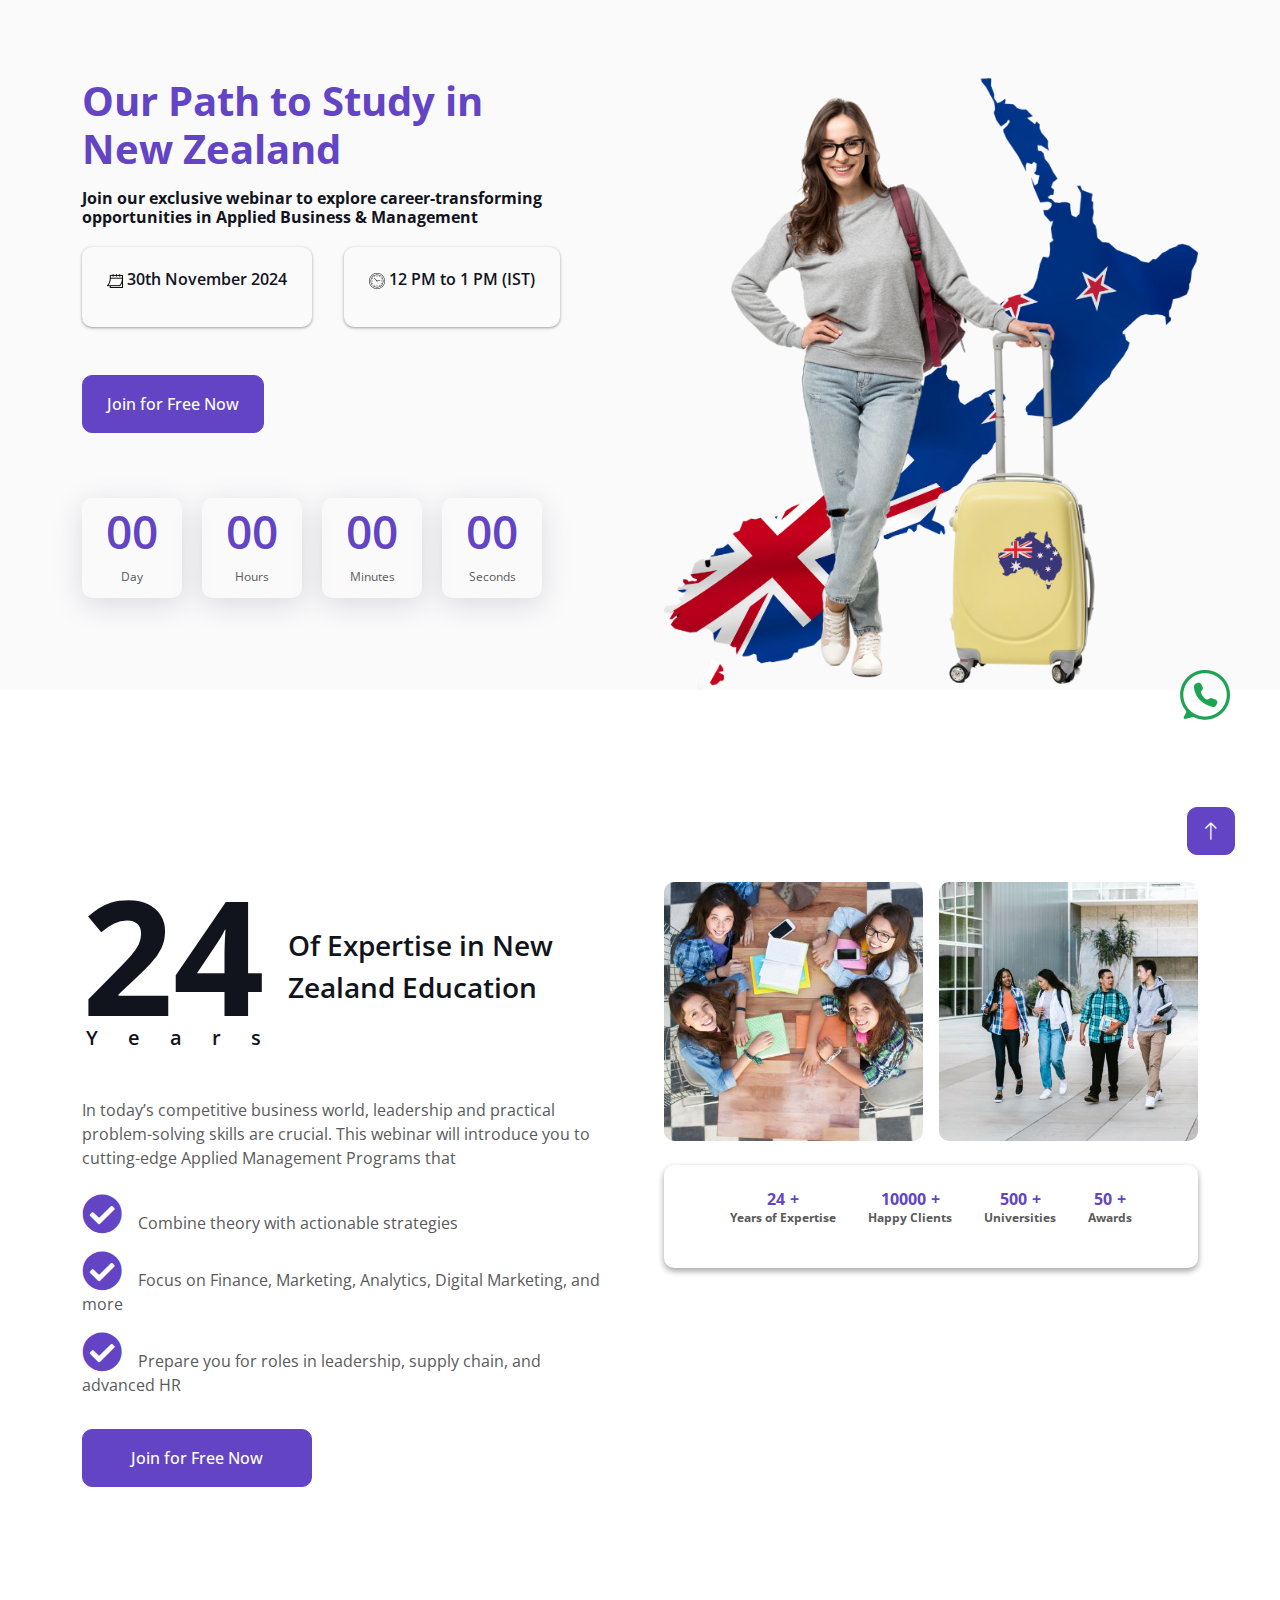
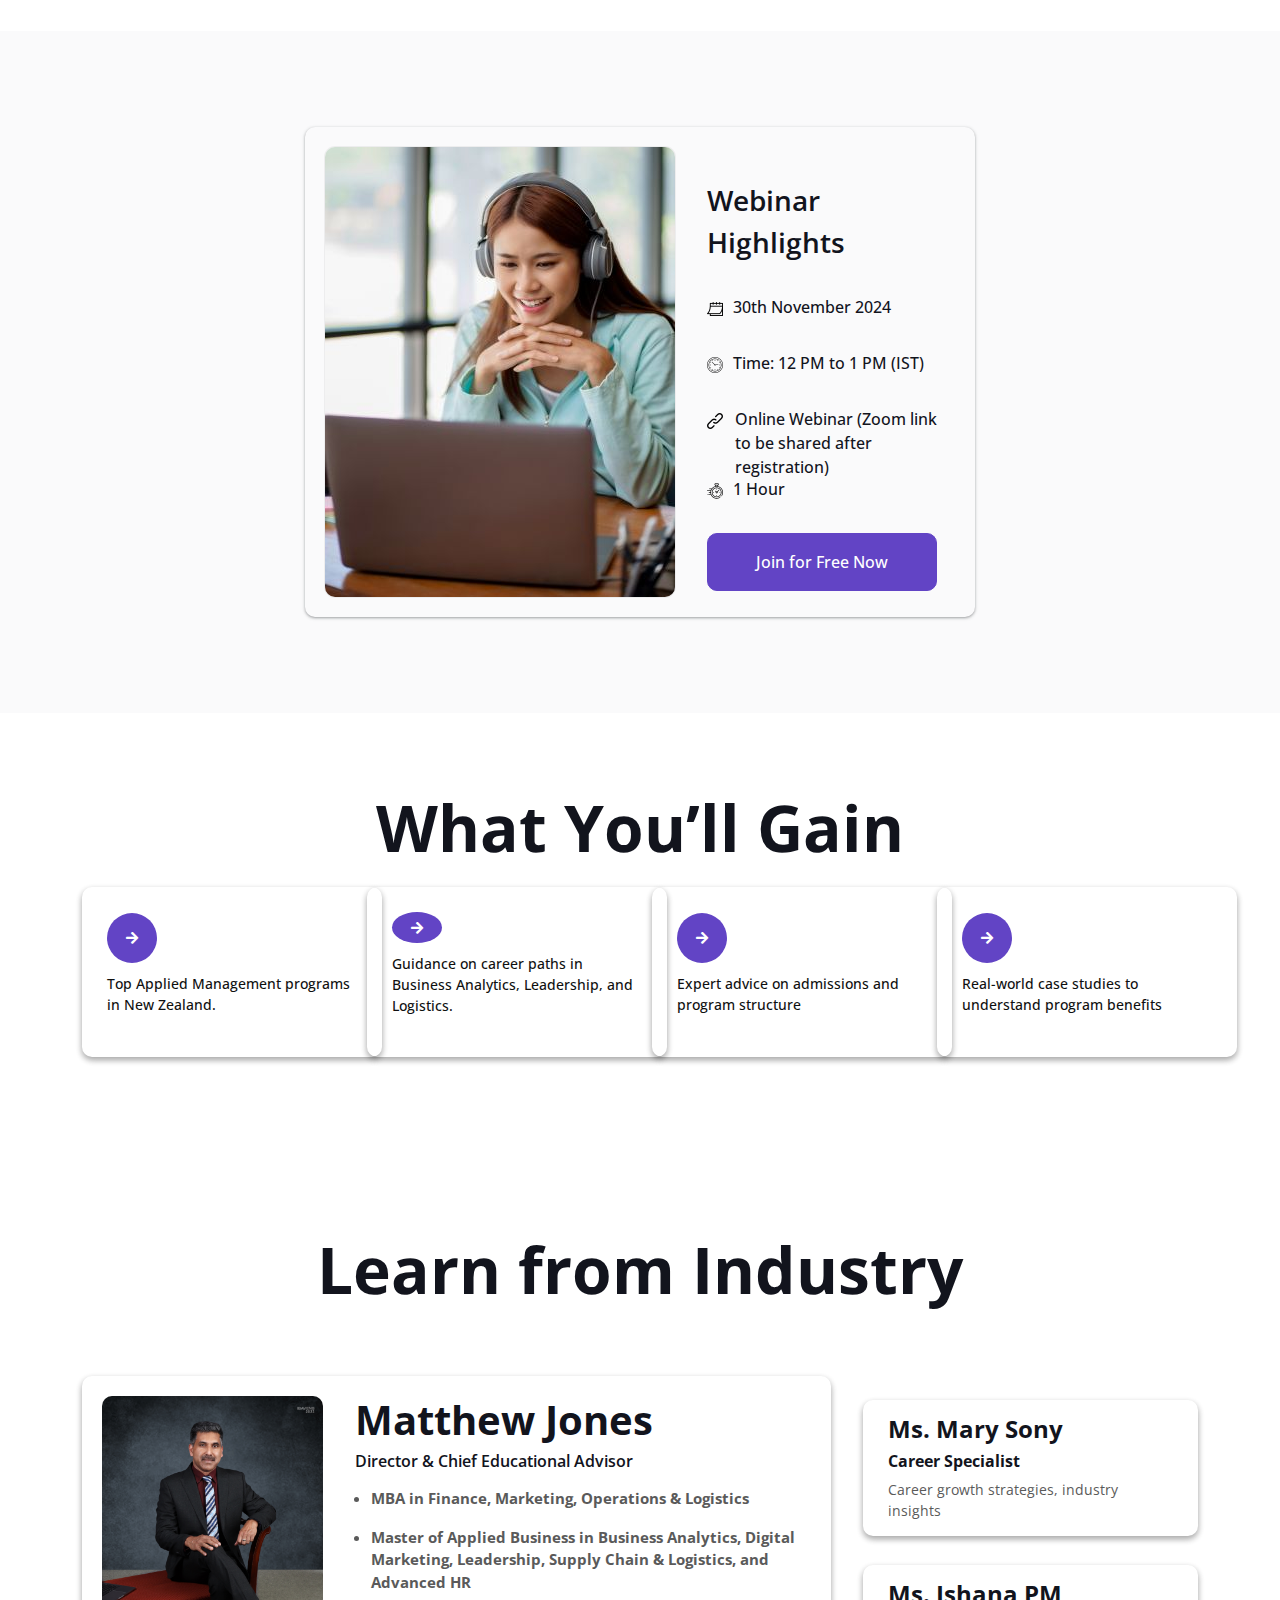
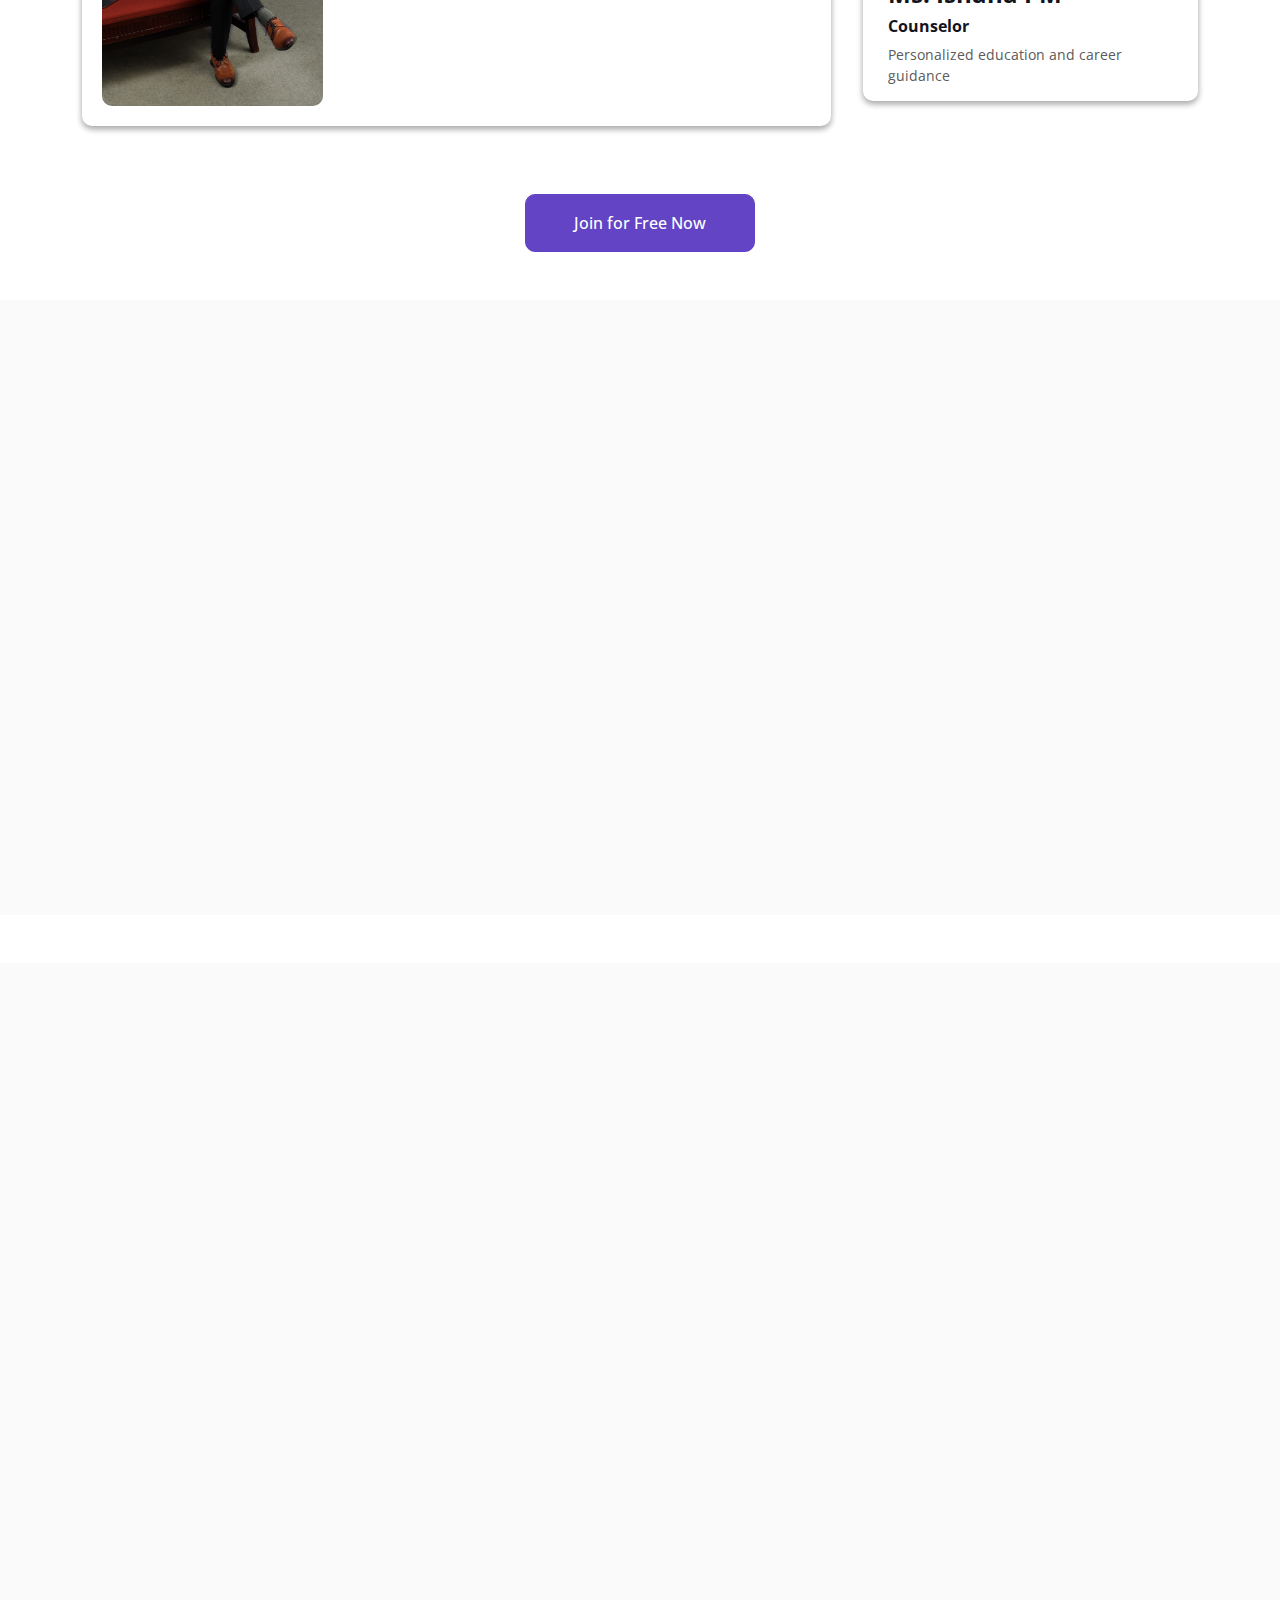
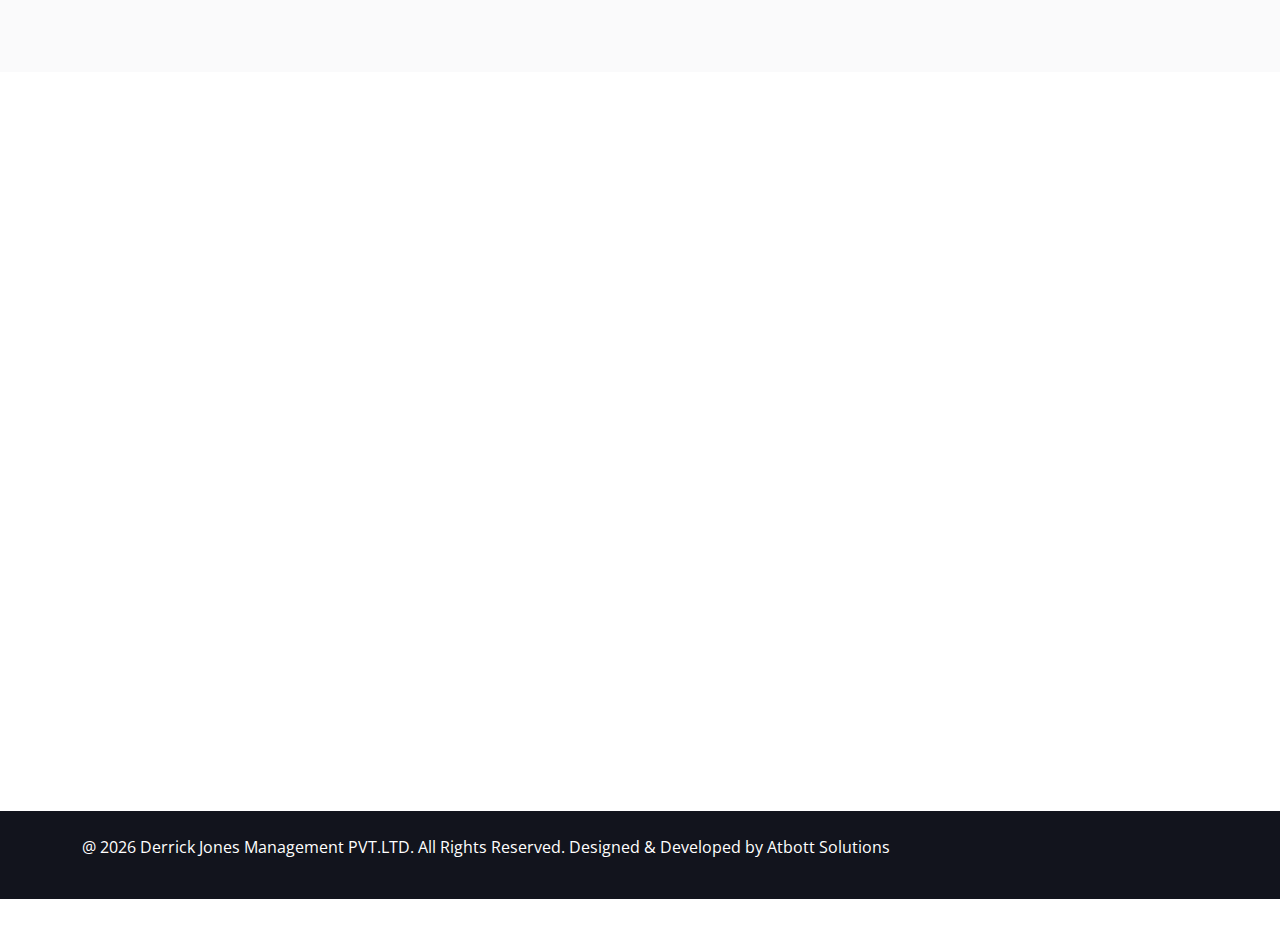
<file: index.html>
<!DOCTYPE html>
<html lang="en">

<head>
    <meta charset="utf-8">
    <title>Study in New Zealand With Derrick Jones Management Expert</title>
    <meta content="width=device-width, initial-scale=1.0" name="viewport">
    <meta content="" name="keywords">
    <meta content="" name="description">

    <!-- Favicon -->
    <link href="img/favicon.ico" rel="icon">

    <!-- Google Web Fonts -->
    <link rel="preconnect" href="https://fonts.googleapis.com">
    <link rel="preconnect" href="https://fonts.gstatic.com" crossorigin>
    <link href="https://fonts.googleapis.com/css2?family=Open+Sans:wght@400;500;600;700;800&display=swap" rel="stylesheet"> 

    <!-- Icon Font Stylesheet -->
    <link href="https://cdnjs.cloudflare.com/ajax/libs/font-awesome/5.10.0/css/all.min.css" rel="stylesheet">
    <link href="https://cdn.jsdelivr.net/npm/bootstrap-icons@1.4.1/font/bootstrap-icons.css" rel="stylesheet">

    <!-- Libraries Stylesheet -->
    <link href="lib/animate/animate.min.css" rel="stylesheet">
    <link href="lib/lightbox/css/lightbox.min.css" rel="stylesheet">
    <link href="lib/owlcarousel/assets/owl.carousel.min.css" rel="stylesheet">

    <!-- Customized Bootstrap Stylesheet -->
    <link href="css/bootstrap.min.css" rel="stylesheet">

    <!-- Template Stylesheet -->
    <link href="css/style.css" rel="stylesheet">
    <link rel="stylesheet" href="css/customs.css">
</head>

<body data-bs-spy="scroll" data-bs-target=".navbar" data-bs-offset="51">
    <!-- Spinner Start -->
    <!-- <div id="spinner" class="show bg-white position-fixed translate-middle w-100 vh-100 top-50 start-50 d-flex align-items-center justify-content-center">
        <div class="spinner-border text-primary" style="width: 3rem; height: 3rem;" role="status">
            <span class="sr-only">Loading...</span>
        </div>
    </div> -->
    <!-- Spinner End -->


    <!-- Navbar Start 
    <nav class="navbar navbar-expand-lg bg-white navbar-light fixed-top shadow py-lg-0 px-4 px-lg-5 wow fadeIn" data-wow-delay="0.1s">
        <a href="index.html" class="navbar-brand d-block d-lg-none">
            <h1 class="text-primary fw-bold m-0">ProMan</h1>
        </a>
        <button type="button" class="navbar-toggler" data-bs-toggle="collapse" data-bs-target="#navbarCollapse">
            <span class="navbar-toggler-icon"></span>
        </button>
        <div class="collapse navbar-collapse justify-content-between py-4 py-lg-0" id="navbarCollapse">
            <div class="navbar-nav ms-auto py-0">
                <a href="#home" class="nav-item nav-link active">Home</a>
                <a href="#about" class="nav-item nav-link">About</a>
                <a href="#skill" class="nav-item nav-link">Skills</a>
                <a href="#service" class="nav-item nav-link">Services</a>
            </div>
            <a href="index.html" class="navbar-brand bg-secondary py-3 px-4 mx-3 d-none d-lg-block">
                <h1 class="text-primary fw-bold m-0">ProMan</h1>
            </a>
            <div class="navbar-nav me-auto py-0">
                <a href="#project" class="nav-item nav-link">Projects</a>
                <a href="#team" class="nav-item nav-link">Team</a>
                <a href="#testimonial" class="nav-item nav-link">Testimonial</a>
                <a href="#contact" class="nav-item nav-link">Contact</a>
            </div>
        </div>
    </nav>
     Navbar End -->

    <!-- whatsapp -->
     <a href="https://wa.me/+919778042441" target="_blank" class="whats-app"><img src="./img/whats-app.png" alt=""></a>
     <!-- end whatsapp -->

    <!-- Header Start -->
    <div class="container-fluid bg-light my-6 mt-0" id="home">
        <div class="container">
            <div class="row g-5 align-items-center">
                <div class="col-lg-6 py-6 pb-0 pt-lg-0">
                    <h3 class="text-primary mb-3">Our Path to Study in New Zealand</h3>
                    <h1 class="display-3 mb-3">Join our exclusive webinar to explore career-transforming opportunities in Applied Business & Management</h1>
                    <div class="date-time">
                        <div>
                            
                            <p><img src="./img/calendar_1.png" alt=""> 30th November 2024</p>
                        </div>
                        <div>
                            
                            <p><img src="./img/clock_1.png" alt=""> 12 PM to 1 PM (IST)</p>
                        </div>
                    </div>
                    <div class="d-flex align-items-center pt-5">
                        <a href="#contact" class="btn btn-primary py-3 px-4 me-5">Join for Free Now</a>
                    </div>
                    <div class="count-down-box">
                        <div>
                            <h3 class="day">00</h3>
                            <p>Day</p>

                        </div>
                        <div>
                            <h3 class="hour">00</h3>
                            <p>Hours</p>
                        </div>
                        <div>
                            <h3 class="min">00</h3>
                            <p>Minutes</p>
                        </div>
                        <div>
                            <h3 class="sec">00</h3>
                            <p>Seconds</p>
                        </div>
                        
                    </div>
                </div>
                <div class="col-lg-6">
                    <img class="img-fluid" src="img/newzeland.png" alt="">
                </div>
            </div>
        </div>
    </div>
    <!-- Header End -->


    <!-- About Start -->
    <div class="container-xxl py-6" id="about">
        <div class="container">
            <div class="row g-5">
                <div class="col-lg-6 wow fadeInUp" data-wow-delay="0.1s">
                    <div class="d-flex align-items-center mb-5">
                        <div class="years flex-shrink-0 text-center me-4">
                            <h1 class="display-1 mb-0">24</h1>
                            <h5 class="mb-0">Years</h5>
                        </div>
                        <h3 class="lh-base mb-0">Of Expertise in New Zealand Education</h3>
                    </div>
                    <p class="mb-4">In today’s competitive business world, leadership and practical problem-solving skills are crucial. This webinar will introduce you to cutting-edge Applied Management Programs that</p>
                    <p class="mb-3"><i class="far fa-check-circle text-primary me-3"></i>Combine theory with actionable strategies</p>
                    <p class="mb-3"><i class="far fa-check-circle text-primary me-3"></i>Focus on Finance, Marketing, Analytics, Digital Marketing, and more</p>
                    <p class="mb-3"><i class="far fa-check-circle text-primary me-3"></i>Prepare you for roles in leadership, supply chain, and advanced HR</p>
                    <a class="btn btn-primary py-3 px-5 mt-3" href="#contact">Join for Free Now</a>
                </div>
                <div class="col-lg-6 wow fadeInUp" data-wow-delay="0.5s">
                    <div class="row g-3 mb-4">
                        <div class="col-sm-6">
                            <img class="img-fluid rounded" src="img/about-1.jpg" alt="">
                        </div>
                        <div class="col-sm-6">
                            <img class="img-fluid rounded" src="img/about-2.jpg" alt="">
                        </div>
                    </div>
                   <div class="counter-box">
                    <div class="counter-card  mb-3">
                        
                        <h2 class="text-primary fw-bold mb-0" data-toggle="counter-up">24</h2>
                        <strong>Years of Expertise</strong>
                    </div>
                   
                    <div class="counter-card  mb-3">
                        
                        <h2 class="text-primary fw-bold mb-0" data-toggle="counter-up">10000</h2>
                        <strong>Happy Clients</strong>
                    </div>
                    <div class="counter-card  mb-3">
                        
                        <h2 class="text-primary fw-bold mb-0" data-toggle="counter-up">500</h2>
                        <strong>Universities</strong>
                    </div>
                   
                    <div class="counter-card  mb-3">
                        
                        <h2 class="text-primary fw-bold mb-0" data-toggle="counter-up">50</h2>
                        <strong>Awards</strong>
                    </div>
                   </div>
                  
                </div>
            </div>
        </div>
    </div>
    <!-- About End -->



    <!-- Service Start -->
    <div class="container-fluid bg-light my-5 py-6" id="service">
        <div class="container">
            <div class="webinar-highlights">
                <div class="webinar-img">
                    <img src="./img/online.jpg" alt="" class="online">
                </div>
                <div class="webinar-content">
                    <h3 class="lh-base mb-0">Webinar Highlights </h3>
                    <div>
                        
                    <p><img src="./img/calendar_1.png" alt="">30th November 2024</p>
                    </div>
                    <div>
                        
                    <p><img src="./img/clock_1.png" alt="">Time: 12 PM to 1 PM (IST)</p>
                    </div>
                    <div>
                        
                    <p ><img src="./img/link.png" alt=""><span>Online Webinar (Zoom link to be shared after registration)</span></p>
                    </div>
                    <div>
                        
                    <p class="last-p"><img src="./img/clock_2.png" alt="">1 Hour</p>
                    </div>
                    <a class="btn btn-primary py-3 px-5 mt-3" href="#contact">Join for Free Now</a>
                </div>
            </div>
            </div>
        </div>
    </div>
    <!-- Service End -->
     
    <!-- What You’ll Gain Start -->
    <div class="container-fluid  my-5 py-3" id="service">
        <div class="container">
            <h3 class="expert text-center ">What You’ll Gain</h3>
           <div class="row justify-centent-center">
            <div class="col-lg-3 col-md-6 mb-4">
                <div class="gain-box">
                    <div class="arrow-icon">
                        <i class="fa fa-arrow-right" aria-hidden="true"></i>
                    </div>
                    <p>Top Applied Management programs in New Zealand.</p>
                </div>
            </div>
            <div class="col-lg-3 col-md-6 mb-4">
                <div class="gain-box">
                    <div class="arrow-icon">
                        <i class="fa fa-arrow-right" aria-hidden="true"></i>
                    </div>
                    <p>Guidance on career paths in Business Analytics, Leadership, and Logistics.</p>
                </div>
            </div>
            <div class="col-lg-3 col-md-6 mb-4">
                <div class="gain-box">
                    <div class="arrow-icon">
                        <i class="fa fa-arrow-right" aria-hidden="true"></i>
                    </div>
                    <p>Expert advice on admissions and program structure</p>
                </div>
            </div>
            <div class="col-lg-3 col-md-6 mb-4">
                <div class="gain-box">
                    <div class="arrow-icon">
                        <i class="fa fa-arrow-right" aria-hidden="true"></i>
                    </div>
                    <p>Real-world case studies to understand program benefits</p>
                </div>
            </div>
           </div>
            </div>
        </div>
    </div>
    <!-- What You’ll Gain End -->

    
     <br>
    

    <!-- webinar expert -->
    <div class="container-fluid" id="service" style="margin-top: 50px; ">
        <div class="container">
            <h3 class="expert">Learn from Industry</h3>
            <div class="webinar-experts">
                <div class="director">
                    <div class="mathew">
                        <img src="./img/08.jpg" alt="">
                    </div>
                    <div class="education">
                        <ul>
                            <h4>Matthew Jones </h4>
                            <h5>Director & Chief Educational Advisor</h5>
                            <li><strong>MBA in Finance, Marketing, Operations & Logistics</strong></li>
                            <li><strong>Master of Applied Business in Business Analytics, Digital Marketing, Leadership, Supply Chain & Logistics, and Advanced HR</strong></li>
                        </ul>
                    </div>

                </div>
                <div class="">
                    <div class="expert-box">
                        <h5>Ms. Mary Sony </h5>
                        <h6>Career Specialist</h6>  
                        <small>Career growth strategies, industry insights</small>
                    </div>
                    <div class="expert-box">
                        <h5>Ms. Ishana PM  </h5>
                        <h6>Counselor</h6>  
                        <small>Personalized education and career guidance</small>
                    </div>
                </div>
            </div>
           <div class="col-md-12 text-center my-5">
            <a class="btn btn-primary py-3 px-5 mt-3" href="#contact">Join for Free Now</a>
           </div>
            </div>
        </div>
    </div>
    <!-- end webinar expert -->

     <!-- Service Start -->
     <div class="container-fluid bg-light my-5 py-6" id="service">
        <div class="container">
            <div class="row g-5 mb-5 wow fadeInUp" data-wow-delay="0.1s">
                <div class="col-lg-6">
                    <h1 class="display-5 mb-0">Our Legacy of Success</h1>
                </div>
                <div class="col-lg-6 text-lg-end">
                    <a class="btn btn-primary py-3 px-5 mt-3" href="#contact">Join for Free Now</a>
                </div>
            </div>
            <div class="row g-4">
                <div class="col-lg-6 wow fadeInUp" data-wow-delay="0.1s">
                    <div class="service-item d-flex flex-column flex-sm-row bg-white rounded h-100 p-4 p-lg-5">
                        <div class="bg-icon flex-shrink-0 mb-3">
                            <i class="fa fa-crop-alt fa-2x text-dark"></i>
                        </div>
                        <div class="ms-sm-4">
                            <h4 class="mb-3">Transforming Careers with Business Analytics</h4>
                            <h6 class="mb-3">Hosted in June 2024</h6>
                            <span>Over 300 attendees participated in the session, providing exceptional feedback and sharing actionable insights for future improvements</span>
                        </div>
                    </div>
                </div>
                <div class="col-lg-6 wow fadeInUp" data-wow-delay="0.3s">
                    <div class="service-item d-flex flex-column flex-sm-row bg-white rounded h-100 p-4 p-lg-5">
                        <div class="bg-icon flex-shrink-0 mb-3">
                            <i class="fa fa-code-branch fa-2x text-dark"></i>
                        </div>
                        <div class="ms-sm-4">
                            <h4 class="mb-3">Leadership Strategies in a Global Economy</h4>
                            <h6 class="mb-3">Conducted in March 2024</h6>
                            <span>The interactive panel discussion brought together top industry leaders, offering valuable insights and engaging conversations.</span>
                        </div>
                    </div>
                </div>
            </div>
        </div>
    </div>
    <!-- Service End -->

    <!-- Testimonial Start -->
    <div class="container-fluid bg-light py-5 my-5" id="testimonial">
        <div class="container-fluid py-5">
            <h1 class="display-5 text-center mb-5 wow fadeInUp" data-wow-delay="0.1s">Testimonial</h1>
            <div class="row justify-content-center">
                <div class="col-lg-3 d-none d-lg-block">
                    <div class="testimonial-left h-100">
                        <img class="img-fluid wow fadeIn" data-wow-delay="0.1s" src="img/nesmin.jpg" alt="">
                        <img class="img-fluid wow fadeIn" data-wow-delay="0.3s" src="img/anila.jpg" alt="">
                        <img class="img-fluid wow fadeIn" data-wow-delay="0.5s" src="img/ashbin.jpg" alt="">
                    </div>
                </div>
                <div class="col-lg-6 wow fadeInUp" data-wow-delay="0.5s">
                    <div class="owl-carousel testimonial-carousel">
                        <div class="testimonial-item text-center">
                            <div class="position-relative mb-5">
                                <img class="img-fluid rounded-circle border border-secondary p-2 mx-auto" src="img/nesmin.jpg" alt="">
                                <div class="testimonial-icon">
                                    <i class="fa fa-quote-left text-primary"></i>
                                </div>
                            </div>
                            <p class="fs-5 fst-italic">The webinar gave me clarity about my career options and helped me choose the best program for my goals. The speakers were insightful and approachable</p>
                            <hr class="w-25 mx-auto">
                            <h5>Nesmin Muhammed Ali</h5>
                            <span>Webinar Participant</span>
                        </div>
                        <div class="testimonial-item text-center">
                            <div class="position-relative mb-5">
                                <img class="img-fluid rounded-circle border border-secondary p-2 mx-auto" src="img/febin-jose.jpg" alt="">
                                <div class="testimonial-icon">
                                    <i class="fa fa-quote-left text-primary"></i>
                                </div>
                            </div>
                            <p class="fs-5 fst-italic">With expert assistance, I was accepted into a top New Zealand university. This session is perfect for those looking to study abroad</p>
                            <hr class="w-25 mx-auto">
                            <h5>Febin Jose</h5>
                            <span>Webinar Participant</span>
                        </div>
                        <div class="testimonial-item text-center">
                            <div class="position-relative mb-5">
                                <img class="img-fluid rounded-circle border border-secondary p-2 mx-auto" src="img/arathy.jpg" alt="">
                                <div class="testimonial-icon">
                                    <i class="fa fa-quote-left text-primary"></i>
                                </div>
                            </div>
                            <p class="fs-5 fst-italic">Dolores sed duo clita tempor justo dolor et stet lorem kasd labore dolore lorem ipsum. At lorem lorem magna ut et, nonumy et labore et tempor diam tempor erat.</p>
                            <hr class="w-25 mx-auto">
                            <h5>Arathy Sukumaran</h5>
                            <span>Webinar Participant</span>
                        </div>
                        <div class="testimonial-item text-center">
                            <div class="position-relative mb-5">
                                <img class="img-fluid rounded-circle border border-secondary p-2 mx-auto" src="img/sandeep.jpg" alt="">
                                <div class="testimonial-icon">
                                    <i class="fa fa-quote-left text-primary"></i>
                                </div>
                            </div>
                            <p class="fs-5 fst-italic">With expert help, I gained admission to a top New Zealand university. This session is invaluable for anyone seeking global study opportunities</p>
                            <hr class="w-25 mx-auto">
                            <h5>Sandeep</h5>
                            <span>Webinar Participant</span>
                        </div>
                    </div>
                </div>
                <div class="col-lg-3 d-none d-lg-block">
                    <div class="testimonial-right h-100">
                        <img class="img-fluid wow fadeIn" data-wow-delay="0.1s" src="img/febin-jose.jpg" alt="">
                        <img class="img-fluid wow fadeIn" data-wow-delay="0.3s" src="img/sandeep.jpg" alt="">
                        <img class="img-fluid wow fadeIn" data-wow-delay="0.5s" src="img/arathy.jpg" alt="">
                    </div>
                </div>
            </div>
        </div>
    </div>
    <!-- Testimonial End -->


    <!-- Contact Start -->
    <div class="container-xxl pb-5" id="contact">
        <div class="container py-5">
            <div class="row g-5 mb-5 wow fadeInUp" data-wow-delay="0.1s">
                <div class="col-lg-6">
                    <h1 class="display-5 mb-0">Let's Work Together</h1>
                </div>
                <div class="col-lg-6 text-lg-end">
                    <a class="btn btn-primary py-3 px-5" href="">Say Hello</a>
                </div>
            </div>
            <div class="row g-5">
                <div class="col-lg-5 col-md-6 wow fadeInUp" data-wow-delay="0.1s">
                    <p class="mb-2">Our office:</p>
                    <h3 class="fw-bold footer-address"><a href="#">1st Floor, Derrick Jones Management Pvt. Ltd, Erumbayil Complex, Chittoor Rd, Iyyattil Junction, Shenoys, Kochi, Ernakulam, Kerala 682011</a></h3>
                    <hr class="w-100">
                    <p class="mb-2">Call:</p>
                    <h3 class="fw-bold footer-address"><a href="tel:+919778042441" target="_blank">+919778042441</a></h3>
                    <hr class="w-100">
                    <p class="mb-2">Mail:</p>
                    <h3 class="fw-bold footer-address"><a href="mailto:info@derrickjones.in" target="_blank">info@derrickjones.in</a></h3>
                    <hr class="w-100">
                    <p class="mb-2">Follow me:</p>
                    <div class="d-flex pt-2">
                        <a class="btn btn-square btn-primary me-2" href="https://www.instagram.com/derrickjonesmanagementlimited/" target="_blank"><i class="fab fa-instagram"></i></a>
                        <a class="btn btn-square btn-primary me-2" href="https://www.facebook.com/derrickjonesnz/" target="_blank"><i class="fab fa-facebook-f"></i></a>
                        <a class="btn btn-square btn-primary me-2" href="https://www.youtube.com/channel/UCj2OyhUM1iVoIeUufcH0vHg" target="_blank"><i class="fab fa-youtube"></i></a>
                        <a class="btn btn-square btn-primary me-2" href="https://www.linkedin.com/company/derrick-jones-management-ltd/?originalSubdomain=in" target="_blank"><i class="fab fa-linkedin-in"></i></a>
                    </div>
                </div>
                <div class="col-lg-7 col-md-6 wow fadeInUp" data-wow-delay="0.5s">
                    <p class="mb-4">Join our exclusive webinar to discover game-changing opportunities in Applied Business & Management and accelerate your career growth today!</p>
                    <form>
                        <div class="row g-3">
                            <div class="col-md-6">
                                <div class="form-floating">
                                    <input type="text" class="form-control" id="name" placeholder="Your Name">
                                    <label for="name">Your Name</label>
                                </div>
                            </div>
                            <div class="col-md-6">
                                <div class="form-floating">
                                    <input type="email" class="form-control" id="email" placeholder="Your Email">
                                    <label for="email">Your Email</label>
                                </div>
                            </div>
                            <div class="col-md-6">
                                <div class="form-floating">
                                    <input type="text" class="form-control" id="name" placeholder="Contact Number">
                                    <label for="name">Contact Number</label>
                                </div>
                            </div>
                            <div class="col-md-6">
                                <div class="form-floating">
                                    <input type="email" class="form-control" id="email" placeholder="Current Education/Profession">
                                    <label for="email">Current Education/Profession</label>
                                </div>
                            </div>
                            </div>
                            <div class="col-12 my-4">
                                <div class="form-floating">
                                    <textarea class="form-control" placeholder="Leave a message here" id="message" style="height: 100px"></textarea>
                                    <label for="message">Message</label>
                                </div>
                            </div>
                            <div class="col-12">
                                <button class="btn btn-primary py-3 px-5" type="submit"> Registration Free</button>
                            </div>
                        </div>
                    </form>
                </div>
            </div>
        </div>
    </div>
    <!-- Contact End -->



    <!-- Copyright Start -->
    <div class="container-fluid bg-dark text-white py-4 copy-right">
            <div class="container">
                <p>@ <span id="year"></span> Derrick Jones Management PVT.LTD. All Rights Reserved. Designed &amp; Developed by <a href="http://atbott.co" target="_blank" >Atbott Solutions</a></p>
            </div>
        </div>
    </div>
    <!-- Copyright End -->


    <!-- Back to Top -->
    <a href="#" class="btn btn-lg btn-primary btn-lg-square back-to-top"><i class="bi bi-arrow-up"></i></a>


    <!-- JavaScript Libraries -->
    <script src="https://code.jquery.com/jquery-3.4.1.min.js"></script>
    <script src="https://cdn.jsdelivr.net/npm/bootstrap@5.0.0/dist/js/bootstrap.bundle.min.js"></script>
    <script src="lib/wow/wow.min.js"></script>
    <script src="lib/easing/easing.min.js"></script>
    <script src="lib/waypoints/waypoints.min.js"></script>
    <script src="lib/typed/typed.min.js"></script>
    <script src="lib/counterup/counterup.min.js"></script>
    <script src="lib/owlcarousel/owl.carousel.min.js"></script>
    <script src="lib/isotope/isotope.pkgd.min.js"></script>
    <script src="lib/lightbox/js/lightbox.min.js"></script>

    <!-- Template Javascript -->
    <script src="js/main.js"></script>
    <script src="js/custom.js"></script>
</body>

</html>
</file>
<file: css/style.css>
/********** Template CSS **********/
:root {
    --primary: #6244C5;
    --secondary: #FFC448;
    --light: #FAFAFB;
    --dark: #12141D;
}

.back-to-top {
    position: fixed;
    display: none;
    right: 45px;
    bottom: 45px;
    z-index: 99;
}

.my-6 {
    margin-top: 6rem;
    margin-bottom: 6rem;
}

.py-6 {
    padding-top: 6rem;
    padding-bottom: 6rem;
}


/*** Spinner ***/
#spinner {
    opacity: 0;
    visibility: hidden;
    transition: opacity .5s ease-out, visibility 0s linear .5s;
    z-index: 99999;
}

#spinner.show {
    transition: opacity .5s ease-out, visibility 0s linear 0s;
    visibility: visible;
    opacity: 1;
}


/*** Button ***/
.btn {
    font-weight: 500;
    transition: .5s;
}

.btn.btn-primary,
.btn.btn-secondary {
    color: #FFFFFF;
}

.btn-square {
    width: 38px;
    height: 38px;
}

.btn-sm-square {
    width: 32px;
    height: 32px;
}

.btn-lg-square {
    width: 48px;
    height: 48px;
}

.btn-square,
.btn-sm-square,
.btn-lg-square {
    padding: 0;
    display: flex;
    align-items: center;
    justify-content: center;
    font-weight: normal;
}


/*** Navbar ***/
.navbar.fixed-top {
    display: none;
    transition: .5s;
}

.navbar .navbar-nav .nav-link {
    padding: 20px 15px;
    color: var(--dark);
    font-size: 18px;
    font-weight: 600;
    outline: none;
}

.navbar .navbar-nav .nav-link:hover,
.navbar .navbar-nav .nav-link.active {
    color: var(--primary);
}

@media (max-width: 991.98px) {
    .navbar .navbar-nav .nav-link  {
        padding: 10px 0;
    }
}


/*** Header ***/
/* #home {
    margin-bottom: 6rem;
    background: url(../img/bg-header.png) left top no-repeat;
} */

.typed-cursor {
    font-size: 30px;
    color: var(--dark);
}

.btn-play {
    position: relative;
    display: block;
    box-sizing: content-box;
    width: 16px;
    height: 26px;
    border-radius: 100%;
    border: none;
    outline: none !important;
    padding: 18px 20px 20px 28px;
    background: var(--primary);
}

.btn-play:before {
    content: "";
    position: absolute;
    z-index: 0;
    left: 50%;
    top: 50%;
    transform: translateX(-50%) translateY(-50%);
    display: block;
    width: 60px;
    height: 60px;
    background: var(--primary);
    border-radius: 100%;
    animation: pulse-border 1500ms ease-out infinite;
}

.btn-play:after {
    content: "";
    position: absolute;
    z-index: 1;
    left: 50%;
    top: 50%;
    transform: translateX(-50%) translateY(-50%);
    display: block;
    width: 60px;
    height: 60px;
    background: #FFFFFF;
    border-radius: 100%;
    transition: all 200ms;
}

.btn-play span {
    display: block;
    position: relative;
    z-index: 3;
    width: 0;
    height: 0;
    left: -1px;
    border-left: 16px solid var(--primary);
    border-top: 11px solid transparent;
    border-bottom: 11px solid transparent;
}

@keyframes pulse-border {
    0% {
        transform: translateX(-50%) translateY(-50%) translateZ(0) scale(1);
        opacity: 1;
    }

    100% {
        transform: translateX(-50%) translateY(-50%) translateZ(0) scale(2);
        opacity: 0;
    }
}

.modal-video .modal-dialog {
    position: relative;
    max-width: 800px;
    margin: 60px auto 0 auto;
}

.modal-video .modal-body {
    position: relative;
    padding: 0px;
}

.modal-video .close {
    position: absolute;
    width: 30px;
    height: 30px;
    right: 0px;
    top: -30px;
    z-index: 999;
    font-size: 30px;
    font-weight: normal;
    color: #FFFFFF;
    background: #000000;
    opacity: 1;
}


/*** About ***/
#about .years .display-1 {
    font-size: 10rem;
    line-height: 9rem;
}

#about .years h5 {
    letter-spacing: 30px;
    margin-right: -30px;
}


/*** Skills ***/
#skill .progress {
    height: 5px;
    border-radius: 5px;
}

#skill .progress .progress-bar {
    width: 0px;
    border-radius: 5px;
    transition: 3s;
}

#skill .nav-pills .nav-link {
    color: var(--dark);
}

#skill .nav-pills .nav-link.active {
    color: #FFFFFF;
}

#skill .tab-content hr {
    width: 30px;
}


/*** Service ***/
.service-item .bg-icon {
    width: 100px;
    height: 100px;
    display: flex;
    align-items: center;
    justify-content: center;
    background: url(../img/bg-icon.png) center center no-repeat;
    background-size: cover;
}


/*** Project Portfolio ***/
#portfolio-flters li {
    display: inline-block;
    font-weight: 500;
    color: var(--dark);
    cursor: pointer;
    transition: .5s;
    border-bottom: 2px solid transparent;
}

#portfolio-flters li:hover,
#portfolio-flters li.active {
    color: var(--primary);
    border-color: var(--primary);
}

.portfolio-img {
    position: relative;
}

.portfolio-btn {
    position: absolute;
    width: 100%;
    height: 100%;
    top: 0;
    left: 0;
    background: rgba(98, 68, 197, .9);
    display: flex;
    align-items: flex-end;
    justify-content: flex-start;
    padding: 30px;
    padding-bottom: 100px !important;
    opacity: 0;
    transition: .5s;
}

.portfolio-item:hover .portfolio-btn {
    opacity: 1;
    padding-bottom: 30px !important;
}


/*** Team ***/
.team-item img {
    transition: .5s;
}

.team-item:hover img {
    opacity: .7;
}

.team-item .team-text {
    position: absolute;
    left: 0;
    right: 60px;
    bottom: 30px;
    display: flex;
    align-items: center;
    justify-content: space-between;
    opacity: 0;
    transition: .5s;
}

.team-item:hover .team-text {
    right: 30px;
    opacity: 1;
}

.team-item .team-text div {
    transition: .5s;
}

.team-item:hover .team-text div {
    margin-left: 30px;
}


/*** Testimonial ***/
.testimonial-left,
.testimonial-right {
    position: relative;
}

.testimonial-left img,
.testimonial-right img {
    position: absolute;
    padding: 5px;
    border: 1px solid var(--secondary);
    border-radius: 70px;
}

.testimonial-left img:nth-child(1),
.testimonial-right img:nth-child(3) {
    width: 70px;
    height: 70px;
    top: 10%;
    left: 50%;
    transform: translateX(-50%);
}

.testimonial-left img:nth-child(2),
.testimonial-right img:nth-child(2) {
    width: 60px;
    height: 60px;
    top: 50%;
    left: 10%;
    transform: translateY(-50%);
}

.testimonial-left img:nth-child(3),
.testimonial-right img:nth-child(1) {
    width: 50px;
    height: 50px;
    bottom: 10%;
    right: 10%;
}

.testimonial-carousel .owl-item img {
    width: 120px;
    height: 120px;
}

.testimonial-carousel .testimonial-icon {
    position: absolute;
    width: 40px;
    height: 40px;
    left: 50%;
    bottom: -15px;
    transform: translateX(-50%);
    display: flex;
    align-items: center;
    justify-content: center;
    background: #FFFFFF;
    border: 1px solid var(--secondary);
    border-radius: 60px;
}

.testimonial-carousel .owl-dots {
    height: 40px;
    margin-top: 25px;
    display: flex;
    align-items: center;
    justify-content: center;
}

.testimonial-carousel .owl-dot {
    position: relative;
    display: inline-block;
    margin: 0 5px;
    width: 15px;
    height: 15px;
    background: #FFFFFF;
    border: 2px solid var(--secondary);
    border-radius: 30px;
    transition: .5s;
}

.testimonial-carousel .owl-dot::after {
    position: absolute;
    content: "";
    width: 10px;
    height: 10px;
    top: 50%;
    left: 50%;
    transform: translate(-50%, -50%);
    border-radius: 16px;
    background: var(--secondary);
    transition: .5s;
}

.testimonial-carousel .owl-dot.active::after {
    background: var(--primary);
}
</file>
<file: css/customs.css>
:root {
    --primary: #6244C5;
    --secondary: #FFC448;
    --light: #FAFAFB;
    --dark: #12141D;
}

.text-primary{
    font-size: 2.5rem !important;
    font-weight: 700 !important;
}
.display-3{
    font-size: 1rem;
}
.date-time{
    display: flex;
    gap: 0 2rem;
    align-items: center;
    margin-top: 20px;

}
.date-time div{
    border-radius: 10px;
    text-align: center;
    display: flex;
    align-items: center;
    justify-content: center;
    padding: 20px 25px;
    box-shadow: rgba(60, 64, 67, 0.3) 0px 1px 2px 0px, rgba(60, 64, 67, 0.15) 0px 1px 3px 1px;
    height: 80px;
}
.date-time div p{
    font-size: 1rem;
    font-weight: 600;
    color: #12141D;
}

/* ------------------- */
/* count down */
/* ------------------- */
.count-down-box{
    display: flex;
    align-items: center;
    padding: 15px 0;
    margin-top: 50px;
    gap: 0 20px;
    

}
.count-down-box div{
    width: 100px;
    height: 100px;
    text-align: center;
    display: flex;
    flex-direction: column;
    align-items: center;
    justify-content: center;
    box-shadow: rgba(100, 100, 111, 0.2) 0px 7px 29px 0px;
    background: transparent;
    border-radius: 10px;
    

}
.count-down-box div h3{
    font-size: 2.9rem;
    color: var(--primary);
    padding: 10px 0 0 0;
    
}
.count-down-box div p{
    font-size: 12px;
}
/* ------------------- */
/* End count down */
/* ------------------- */
/* ------------------- */
/* Happy Client Counter */
/* ------------------- */
.text-primary.fw-bold::after{
    content: '+';
    padding-left: 5px;
}
/* ------------------------- */
/* End Happy Client counter*/
/* ------------------------- */
/* ------------------------- */
/* Webinar Heighlight*/
/* ------------------------- */

.webinar-highlights{
    width: 60%;
    margin: 0 auto;
    display: flex;
    gap: 0 2rem;
    box-shadow: rgba(60, 64, 67, 0.3) 0px 1px 2px 0px, rgba(60, 64, 67, 0.15) 0px 1px 3px 1px;
    padding: 20px ;
    border-radius: 10px;
}
.webinar-highlights img.online{
    border-radius: 10px;
    box-shadow: rgba(0, 0, 0, 0.05) 0px 0px 0px 1px;
}
.webinar-content h3{
    margin-top: 2rem;
}
.webinar-content div{
    margin-top: 2rem;
}
.webinar-content div p{
    font-size: 16px;
    color: #12141D;
    font-weight: 500;
    position: relative;
}
.webinar-content div p span{
    position: absolute;
    transform: translateX(2px);
}
.webinar-content div img{
   padding-right: 10px;
}
.webinar-content div p.last-p{
    margin-top: 2.9rem;
}
@media (max-width:1250px){
    .webinar-highlights{
        width: 70%;
    }
}
@media (max-width:1200px){
    .webinar-highlights{
        width: 80%;
    }
}
@media (max-width:1050px){
    .webinar-highlights{
        width: 90%;
    }
}
@media (max-width:991px){
    .webinar-highlights{
        width: 100%;
    }
}
@media (max-width:991px){
    .webinar-highlights{
        flex-direction: column;
    }
}
/* ------------------------- */
/* End Webinar Heighlight*/
/* ------------------------- */
/* ------------------------- */
/* webinar expert*/
/* ------------------------- */
.expert{
    font-size: 4rem;
    font-weight: 700;
    text-align: center;
    padding: 0.8rem 0;
    border-radius: 10px;
}
.webinar-experts{
    display: flex;
    align-items: center;
    justify-content: center;
    margin-top: 50px;
    gap: 2rem;
}
.webinar-experts .director{
    display: flex;
    box-shadow: rgba(0, 0, 0, 0.16) 0px 3px 6px, rgba(0, 0, 0, 0.23) 0px 3px 6px;
    padding: 20px;
    border-radius: 10px;
    width: 50%;
    height: auto;
    
}

.webinar-experts .director .mathew{
   width: 450px;
   height: auto;
   
}
.webinar-experts .director .mathew img{
    width: 100%;
    display: block;
    border-radius: 10px;
}
.education h4{
    font-size: 2.5rem;
    font-weight: 700;
}
.education h5{
    font-size: 16px;
    font-size: 400;
}
.education ul li{
    font-size: 15px;
    margin: 1rem;
}
.expert-box{
    box-shadow: rgba(0, 0, 0, 0.16) 0px 3px 6px, rgba(0, 0, 0, 0.23) 0px 3px 6px;
    display: flex;
    justify-content: center;
    flex-direction: column;
    margin: 1.8rem 0;
    padding: 15px 25px;
    border-radius: 10px;
}
.expert-box h5{
    font-size: 1.5rem;
    font-weight: 700;
}
.expert-box h6{
    font-weight: 700;
}

@media (max-width: 1400px){
    .webinar-experts .director{
        width: 60%;
        
    }
}
@media (max-width: 1400px){
    .webinar-experts .director{
        width: 70%;
    }
}
@media (max-width: 991px){
    .expert{
        font-size: 2.5rem;
        font-weight: 700;
    }
    .webinar-experts{
        display: block;
    }
    .webinar-experts .director{
        width: 100%;
    }
}
@media (max-width: 776px){
    .expert{
        font-size: 2rem;
        padding: 20px 0;
    }
    .education h4{
        font-size: 2rem;
        font-weight: 700;
    }
    .webinar-experts .director{
        flex-direction: column;
        align-items: center;
        justify-content: center;
    }
    
    .webinar-experts .director .mathew{
       width: 350px;
       
    }
    .education{
        text-align: center;
    }
    .education h4{
       margin-top: 1rem;
       padding: 15px;
     }
     .expert-box{
        text-align: center;
     }

}
/* ------------------------- */
/* End Webinar expertt*/
/* ------------------------- */
.footer-address a{
    font-size: 1rem;
    color: #12141D;
    text-decoration: none;
}
.copy-right .container p a{
    text-decoration: none;
    color: #fff;
}
.whats-app{
    position: fixed;
    width: 50px;
    height: 50px;
    right: 50px;
    bottom: 20%;
    z-index: 999;
}
.whats-app img{
    display: block;
    width: 100%;
}
/* ------------------------- */
/* counter-box */
/* ------------------------- */
.counter-box{
    box-shadow: rgba(0, 0, 0, 0.16) 0px 3px 6px, rgba(0, 0, 0, 0.23) 0px 3px 6px;
    border-radius: 10px;
    padding: 25px 0;
    display: flex;
    align-items: center;
    justify-content: center;
    text-align: center;
    gap: 4.5rem;
}
.counter-box .counter-card{
    display: flex;
    flex-direction: column;
    align-items: center;
    justify-content: center;
    text-align: center;
    
}
.counter-box .text-primary{
    font-size: 1.5rem !important;
}
.counter-box strong{
    font-size: 14px !important;
}
@media (max-width: 1390px){
    .counter-box {
        gap: 2rem !important;
    }
    .counter-box .text-primary{
        font-size: 1rem !important;
    }
    .counter-box strong{
        font-size: 12px !important;
    }
}
@media (max-width: 1190px){
    .counter-box {
        gap: 1rem !important;
    }
       
}
@media (max-width: 991px){
    .counter-box {
        gap: 3rem !important;
    }
    .counter-box .text-primary{
        font-size: 1.5rem !important;
    }
    .counter-box strong{
        font-size: 14px !important;
    }
}
@media (max-width: 776px){
    .counter-box{
        flex-direction: column;
    }
}
/* ------------------------- */
/* End counter-box */
/* ------------------------- */

/* ------------------------- */
/* What You’ll Gain Start */
/* ------------------------- */

 .gain-box{
    width: 300px;
    height: 170px;
    box-shadow: rgba(0, 0, 0, 0.16) 0px 3px 6px, rgba(0, 0, 0, 0.23) 0px 3px 6px;
    border-radius: 10px;
    padding: 25px;
    transition: 0.3s;
    display: flex;
    flex-direction: column;
    justify-content: center;
    
}
 .arrow-icon{
    width: 50px;
    height: 50px;
    border-radius: 50%;
    display: flex;
    align-items: center;
    justify-content: center;
    background: var(--primary);
    margin-bottom: 10px;
}
 .arrow-icon:hover{
    background: #6e52c8;
}
 .arrow-icon i{
    font-size: 14px;
    font-weight: 600;
    color: #fff;
}
.gain-box p{
    font-size: 14px;
    color: #101010;
    font-weight: 500;
}
@media (max-width: 776px){
    .gain-box{
        width: 100%;
    }
}
/* ------------------------- */
/* What You’ll Gain End */
/* ------------------------- */
</file>
